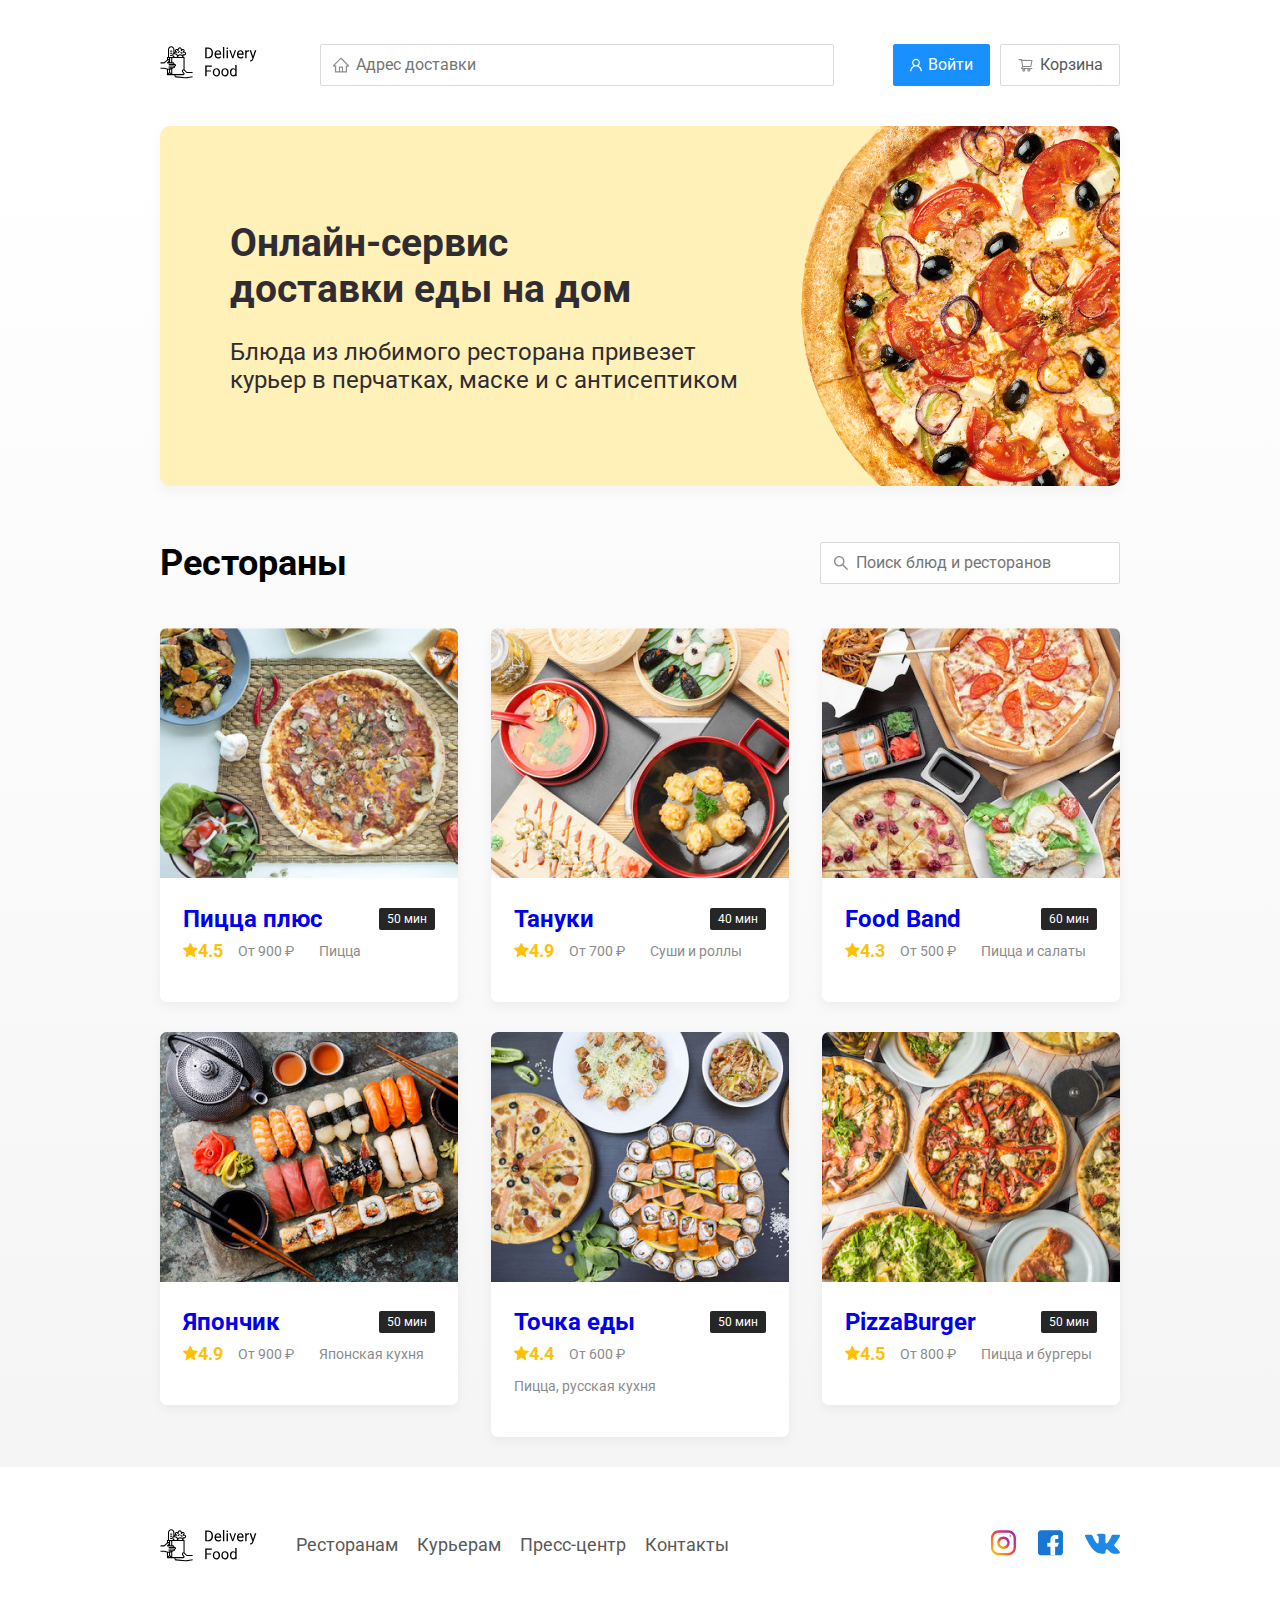
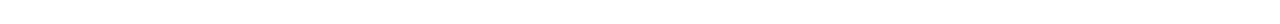
<file: index.html>
<!DOCTYPE html>
<html lang="ru">
<head>
  <meta charset="UTF-8"/>
  <meta name="viewport" ctontent="width=device-width, initial-scale=1.0" />
  <title>Delivery Food - доставка еды на дом</title>
  <link
   href="https://fonts.googleapis.com/css?family=Roboto:400,700&display=swap&subset=cyrillic" 
   rel="stylesheet"
   />
  <link rel="stylesheet" href="css\normalize.css" />
   <link rel="stylesheet" href="css/staly.css" />
</head>
<body>
<div class="container">
  <header class="header">
    <a href="index.html" class="logo">
      <img src="img/logo.svg" alt="Logo" />
    </a>
    <input type="text" class="input input-adress" placeholder="Адрес доставки"/>
    <div class="buttons">
      <!--Кнопки -->
      <button class="button button-primary">
      <img src="img/user.svg" alt="user" class="button-icon"/>
      <span class="button-text">Войти</span>
      </button>
      <button class="button">
        <img src="img\shopping-cart.svg" alt="shopping-cart" class="button-icon"/>
        <span class="button-text">Корзина</span>
      </button>
    </div>
  </header>
</div>
<!--/.container-->
<main class="main">
<div class="container">
  <section class="promo">
    <h1 class="promo-title">Онлайн-сервис <br/> доставки еды на дом</h1>
  <p class="promo-text">Блюда из любимого ресторана привезет курьер в перчатках, маске и с антисептиком</p>
  </section>
<section class="restaurants">
  <div class="section-heading">
<h2 class="section-title">Рестораны </h2>
<input type="text" class="input input-search" placeholder="Поиск блюд и ресторанов" />
  </div>
  <div class="cards">
    <a href="restaurant.html" class="card">
      <img src="img/image.jpg" alt="image" class="card-image" />
      <div class="card-text">
        <div class="card-heading">
          <h3 class="card-title">Пицца плюс</h3>
          <span class="card-tag tag">50 мин</span>
        </div>
        <!-- /.card-heading -->
        <div class="card-info">
          <div class="rating"><img src="img\rating.svg" alt="rating-star">4.5</div>
          <div class="price">От 900 ₽</div>
          <div class="category">Пицца</div>
        </div>
        <!-- /.card-info -->
      </div>
      <!-- /.card-text -->
    </a>
    <!-- /.card -->

    <a href="restaurant.html" class="card">
      <img src="img/tanuki.jpg" alt="tanuki" class="card-image" />
      <div class="card-text">
        <div class="card-heading">
          <h3 class="card-title">Тануки </h3>
          <span class="card-tag tag">40 мин</span>
        </div>
        <!-- /.card-heading -->
        <div class="card-info">
          <div class="rating"><img src="img\rating.svg" alt="rating-star">4.9</div>
          <div class="price">От 700 ₽</div>
          <div class="category">Суши и роллы</div>
        </div>
        <!-- /.card-info -->
      </div>
      <!-- /.card-text -->
    </a>
    <!-- /.card -->

    <a href="restaurant.html" class="card">
      <img src="img/foodband.jpg" alt="foodband" class="card-image" />
      <div class="card-text">
        <div class="card-heading">
          <h3 class="card-title">Food Band</h3>
          <span class="card-tag tag">60 мин</span>
        </div>
        <!-- /.card-heading -->
        <div class="card-info">
          <div class="rating"><img src="img\rating.svg" alt="rating-star">4.3</div>
          <div class="price">От 500 ₽</div>
          <div class="category">Пицца и салаты</div>
        </div>
        <!-- /.card-info -->
      </div>
      <!-- /.card-text -->
    </a>
    <!-- /.card -->

    <a href="restaurant.html" class="card">
      <img src="img/iponchik.jpg" alt="iponchik" class="card-image" />
      <div class="card-text">
        <div class="card-heading">
          <h3 class="card-title">Япончик</h3>
          <span class="card-tag tag">50 мин</span>
        </div>
        <!-- /.card-heading -->
        <div class="card-info">
          <div class="rating"><img src="img\rating.svg" alt="rating-star">4.9</div>
          <div class="price">От 900 ₽</div>
          <div class="category">Японская кухня</div>
        </div>
        <!-- /.card-info -->
      </div>
      <!-- /.card-text -->
    </a>
    <!-- /.card -->

    <a href="restaurant.html" class="card">
      <img src="img/tochkaedi.jpg" alt="tochkaedi" class="card-image" />
      <div class="card-text">
        <div class="card-heading">
          <h3 class="card-title">Точка еды</h3>
          <span class="card-tag tag">50 мин</span>
        </div>
        <!-- /.card-heading -->
        <div class="card-info">
          <div class="rating"><img src="img\rating.svg" alt="rating-star">4.4</div>
          <div class="price">От 600 ₽</div>
          <div class="category">Пицца, русская кухня</div>
        </div>
        <!-- /.card-info -->
      </div>
      <!-- /.card-text -->
    </a>
    <!-- /.card -->

    <a href="restaurant.html" class="card">
      <img src="img/pizzaburger.jpg" alt="pizzaburger" class="card-image" />
      <div class="card-text">
        <div class="card-heading">
          <h3 class="card-title">PizzaBurger</h3>
          <span class="card-tag tag">50 мин</span>
        </div>
        <!-- /.card-heading -->
        <div class="card-info">
          <div class="rating"><img src="img\rating.svg" alt="rating-star">4.5</div>
          <div class="price">От 800 ₽</div>
          <div class="category">Пицца и бургеры</div>
        </div>
        <!-- /.card-info -->
      </div>
      <!-- /.card-text -->
    </a>
    <!-- /.card -->
  </div>
  <!-- /.cards -->
</section>
</div>
<!-- /.container -->
</main>

<footer class="footer">
  <div class="container">
    <div class="footer-block">
      <img src="img/logo.svg" alt="logo" class="logo footer-logo"/>
      <nav class="footer-nav">
        <a href="#" class="footer-link">Ресторанам </a>
        <a href="#" class="footer-link">Курьерам </a>
        <a href="#" class="footer-link">Пресс-центр</a>
        <a href="#" class="footer-link">Контакты</a>
      </nav>
      <div class="social-links">
        <a href="#" class="social-link"><img src="img/instagram.svg" alt="instagram"></a>
        <a href="#" class="social-link"><img src="img/fb.svg" alt="facebook"></a>
        <a href="#" class="social-link"><img src="img/vk.svg" alt="vk"></a>
      </div>
      <!-- /.social-links -->
    </div>
    <!-- /.footer-block -->
  </div>
</footer>
</body>
</html>
</file>
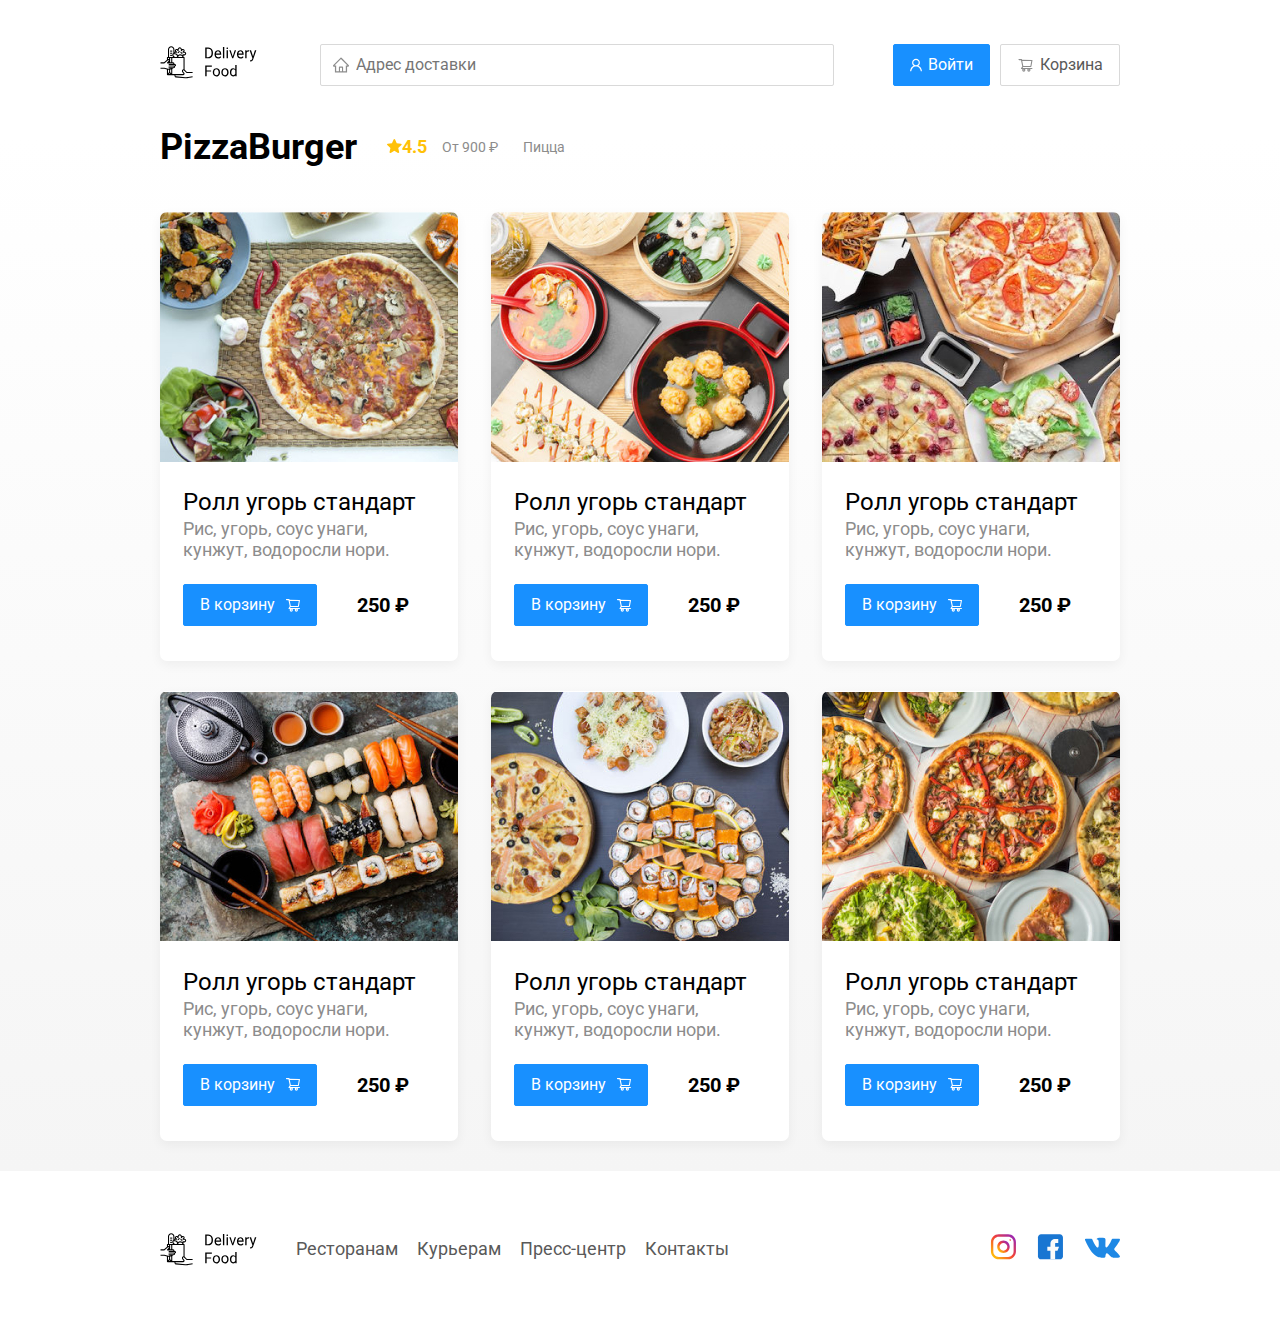
<file: restaurant.html>
<!DOCTYPE html>
<html lang="ru">
<head>
  <meta charset="UTF-8"/>
  <meta name="viewport" ctontent="width=device-width, initial-scale=1.0" />
  <title>PizzaBurger - доставка еды на дом</title>
  <link
   href="https://fonts.googleapis.com/css?family=Roboto:400,700&display=swap&subset=cyrillic" 
   rel="stylesheet"
   />
  <link rel="stylesheet" href="css\normalize.css" />
  <link rel="stylesheet" href="css\animate.css" />
   <link rel="stylesheet" href="css/staly.css" />
</head>
<body>
<div class="container">
  <header class="header">
    <a href="index.html" class="logo">
      <img src="img/logo.svg" alt="Logo" /> </a> 
    <input type="text" class="input input-adress" placeholder="Адрес доставки">
    <div class="buttons">
      <!--Кнопки -->
      <button class="button button-primary">
      <img src="img/user.svg" alt="user" class="button-icon"/>
      <span class="button-text">Войти</span>
      </button>
      <button class="button" id="card-button">
        <img src="img\shopping-cart.svg" alt="shopping-cart" class="button-icon"/>
        <span class="button-text">Корзина</span>
      </button>
    </div>
  </header>
</div>
<!--/.container-->
<main class="main">
<div class="container">
<section class="restaurants">
  <div class="section-heading">
<h2 class="section-title">PizzaBurger </h2>
<div class="card-info">
  <div class="rating"><img src="img\rating.svg" alt="rating-star">4.5</div>
  <div class="price">От 900 ₽</div>
  <div class="category">Пицца</div>
</div>
<!-- /.card-info -->  </div>
  <div class="cards">
    <div class="card  wow fadeInUp"data-wow-delay=0.2s>
      <img src="img/image.jpg" alt="image" class="card-image" />
      <div class="card-text">
        <div class="card-heading">
          <h3 class="card-title card-title-reg">Ролл угорь стандарт</h3>
        </div>
        <!-- /.card-heading -->
        <div class="card-info">
          <div class="ingredients">Рис, угорь, соус унаги, кунжут, водоросли нори.</div>
        </div>
        <!-- /.card-info -->
        <div class="card-buttons">
          <button class="button button-primary">
            <span class="button-card-text">В корзину</span>
            <img 
            src="img/shopping-cart-white.svg" 
            alt="shopping-cart" 
            class="button-card-image"
            />
          </button>
          <strong class="card-price-bold">250 ₽</strong>
        </div>
      </div>
      <!-- /.card-text -->
    </div>
    <!-- /.card -->

    <div class="card wow fadeInUp"data-wow-delay=0.4s>
      <img src="img/tanuki.jpg" alt="tanuki" class="card-image" />
      <div class="card-text">
        <div class="card-heading">
          <h3 class="card-title card-title-reg">Ролл угорь стандарт</h3>
        </div>
        <!-- /.card-heading -->
        <div class="card-info">
          <div class="ingredients">Рис, угорь, соус унаги, кунжут, водоросли нори.</div>
        </div>
        <!-- /.card-info -->
        <div class="card-buttons">
          <button class="button button-primary">
            <span class="button-card-text">В корзину</span>
            <img 
            src="img/shopping-cart-white.svg" 
            alt="shopping-cart" 
            class="button-card-image"
            />
          </button>
          <strong class="card-price-bold">250 ₽</strong>
        </div>
      </div>
      <!-- /.card-text -->
    </div>
    <!-- /.card -->

    <div class="card wow fadeInUp"data-wow-delay=0.6s>
      <img src="img/foodband.jpg" alt="foodband" class="card-image" />
      <div class="card-text">
        <div class="card-heading">
          <h3 class="card-title card-title-reg">Ролл угорь стандарт</h3>
        </div>
        <!-- /.card-heading -->
        <div class="card-info">
          <div class="ingredients">Рис, угорь, соус унаги, кунжут, водоросли нори.</div>
        </div>
        <!-- /.card-info -->
        <div class="card-buttons">
          <button class="button button-primary">
            <span class="button-card-text">В корзину</span>
            <img 
            src="img/shopping-cart-white.svg" 
            alt="shopping-cart" 
            class="button-card-image"
            />
          </button>
          <strong class="card-price-bold">250 ₽</strong>
        </div>
      </div>
      <!-- /.card-text -->
    </div>
    <!-- /.card -->

    <div class="card wow fadeInUp" data-wow-delay=0.2s>
      <img src="img/iponchik.jpg" alt="iponchik" class="card-image" />
      <div class="card-text">
        <div class="card-heading">
          <h3 class="card-title card-title-reg">Ролл угорь стандарт</h3>
        </div>
        <!-- /.card-heading -->
        <div class="card-info">
          <div class="ingredients">Рис, угорь, соус унаги, кунжут, водоросли нори.</div>
        </div>
        <!-- /.card-info -->
        <div class="card-buttons">
          <button class="button button-primary">
            <span class="button-card-text">В корзину</span>
            <img 
            src="img/shopping-cart-white.svg" 
            alt="shopping-cart" 
            class="button-card-image"
            />
          </button>
          <strong class="card-price-bold">250 ₽</strong>
        </div>
      </div>
      <!-- /.card-text -->
    </div>
    <!-- /.card -->

    <div class="card wow fadeInUp"data-wow-delay=0.4s>
      <img src="img/tochkaedi.jpg" alt="tochkaedi" class="card-image" />
      <div class="card-text">
        <div class="card-heading">
          <h3 class="card-title card-title-reg">Ролл угорь стандарт</h3>
        </div>
        <!-- /.card-heading -->
        <div class="card-info">
          <div class="ingredients">Рис, угорь, соус унаги, кунжут, водоросли нори.</div>
        </div>
        <!-- /.card-info -->
        <div class="card-buttons">
          <button class="button button-primary">
            <span class="button-card-text">В корзину</span>
            <img 
            src="img/shopping-cart-white.svg" 
            alt="shopping-cart" 
            class="button-card-image"
            />
          </button>
          <strong class="card-price-bold">250 ₽</strong>
        </div>
      </div>
      <!-- /.card-text -->
    </div>
    <!-- /.card -->

    <div class="card wow fadeInUp"data-wow-delay=0.6s>
      <img src="img/pizzaburger.jpg" alt="pizzaburger" class="card-image" />
      <div class="card-text">
        <div class="card-heading">
          <h3 class="card-title card-title-reg">Ролл угорь стандарт</h3>
        </div>
        <!-- /.card-heading -->
        <div class="card-info">
          <div class="ingredients">Рис, угорь, соус унаги, кунжут, водоросли нори.</div>
        </div>
        <!-- /.card-info -->
        <div class="card-buttons">
          <button class="button button-primary">
            <span class="button-card-text">В корзину</span>
            <img 
            src="img/shopping-cart-white.svg" 
            alt="shopping-cart" 
            class="button-card-image"
            />
          </button>
          <strong class="card-price-bold">250 ₽</strong>
        </div>
      </div>
      <!-- /.card-text -->
    </div>
    <!-- /.card -->
  </div>
  <!-- /.cards -->
</section>
</div>
<!-- /.container -->
</main>

<footer class="footer">
  <div class="container">
    <div class="footer-block">
      <img src="img/logo.svg" alt="logo" class="logo footer-logo"/>
      <nav class="footer-nav">
        <a href="#" class="footer-link">Ресторанам </a>
        <a href="#" class="footer-link">Курьерам </a>
        <a href="#" class="footer-link">Пресс-центр</a>
        <a href="#" class="footer-link">Контакты</a>
      </nav>
      <div class="social-links">
        <a href="#" class="social-link"><img src="img/instagram.svg" alt="instagram"></a>
        <a href="#" class="social-link"><img src="img/fb.svg" alt="facebook"></a>
        <a href="#" class="social-link"><img src="img/vk.svg" alt="vk"></a>
      </div>
      <!-- /.social-links -->
    </div>
    <!-- /.footer-block -->
  </div>
</footer>
<div class="modal">
  <div class="modal-dialog">
    <div class="modal-header">
      <h3 class="modal-title">Корзина</h3>
      <button class="close">&times;</button>
    </div>
    <!-- /.modal-header -->
    <div class="modal-body">
      <div class="food-row">
        <span class="food-name">Ролл угорь стандарт</span>
        <strong class="food-price">250 ₽</strong>
        <div class="food-counter">
          <button class="counter-button">-</button>
          <span class="counter">1</span>
          <button class="counter-button">+</button>
        </div>
      </div>
      <!-- /.foods-row -->
      <div class="food-row">
        <span class="food-name">Ролл угорь стандарт</span>
        <strong class="food-price">250 ₽</strong>
        <div class="food-counter">
          <button class="counter-button">-</button>
          <span class="counter">1</span>
          <button class="counter-button">+</button>
        </div>
      </div>
      <div class="food-row">
        <span class="food-name">Ролл угорь стандарт</span>
        <strong class="food-price">250 ₽</strong>
        <div class="food-counter">
          <button class="counter-button">-</button>
          <span class="counter">1</span>
          <button class="counter-button">+</button>
        </div>
      </div>
      <div class="food-row">
        <span class="food-name">Ролл угорь стандарт</span>
        <strong class="food-price">250 ₽</strong>
        <div class="food-counter">
          <button class="counter-button">-</button>
          <span class="counter">1</span>
          <button class="counter-button">+</button>
        </div>
      </div>
      <!-- /.foods-row -->
    </div>
    <!-- /.modal-body -->
    <div class="modal-footer">
      <span class="modal-pricetag">1250 ₽</span>
      <div class="footer-buttons">
        <button class="button button-primary">Оформить заказ</button>
        <button class="button">Отмена</button>
      </div>
    </div>
    <!-- /.modal-footer -->
  </div>
  <!-- /.modal-dialog -->
</div>
<script src="js/wow.min.js"></script>
<script src="js/main.js"></script>
</body>
</html>
</file>
<file: css/staly.css>
*{
box-sizing:border-box;
}
body {
font-family: 'Roboto', sans-serif;
padding-top: 44px;
}
.container {
border: 1px; 
max-width:  1200px;
margin: auto;
}
.header {
display: flex;
align-items: center;
justify-content: space-between;
margin-bottom: 40px;
}
.input {
background: #FFFFFF;
border: 1px solid #D9D9D9;
border-radius: 2px;
font-size: 16px;
line-height: 24px;
padding: 8px;
padding-left: 35px;
background-repeat: no-repeat;
background-position: left 11px center;
}
.input-adress {
flex: 0.8;
background-image: url(../img/home.svg);
}
.input-search {
background-image: url(../img/search.svg);
width: 300px;
margin-left: auto;
}
.buttons {
display: flex;
align-items: center;
}
.button {
display: flex;
align-items: center;
padding: 8px 16px;
background: #FFFFFF;
border: 1px solid #D9D9D9;
box-sizing: border-box;
box-shadow: 0px 0px 2px rgba(0, 0, 0, 0.0015);
border-radius: 2px;
color: #595959;
font-size: 16px;
line-height: 24px;
}
.button-primary {
background: #1890FF;
border: 1px solid #1890FF;
color: #fff;
margin-right: 10px;
}
.button-icon {
margin-right: 6px;
}
.button-card-text {
margin-right: 10px;
}
.promo {
box-shadow: 0px 7px 12px rgba(158, 158, 163, 0.1);
background: #FFF1B8 url(../img/promo-image.png) no-repeat top -100px right -247px / 924px;
border-radius: 10px;
padding: 68px 70px;
margin-bottom: 56px;
}
.promo-title {
font-style: normal;
font-weight: bold;
font-size: 39px;
line-height: 46px;
color: #302C34;

}
.promo-text {
font-style: normal;
font-weight: normal;
font-size: 24px;
line-height: 28px;
color: #302C34;
max-width: 538px;
}
.main {
  background: linear-gradient(180deg, rgba(245, 245, 245, 0) 1.04%, #F5F5F5 100%);
}
.section-heading {
display: flex;
align-items: center;
margin-bottom: 44px;
}
.section-title {
font-style: normal;
font-weight: bold;
font-size: 36px;
line-height: 42px;
margin: 0px;
color: #000000;
margin-right: 30px;
}
.cards {
display: flex;
align-items: flex-start;
justify-content: space-between;
flex-wrap: wrap;
}
.card {    
  background: #FFFFFF;
  box-shadow: 0px 4px 12px rgba(0, 0, 0, 0.05);
  border-radius: 7px;
  overflow: hidden;
  margin-bottom: 30px;
  flex-basis: 31%;
  text-decoration: none;
}
.card-image {
width: 384px;
height: 250px;
object-fit: cover;
}
.card-text {
padding-top: 20px;
padding-bottom: 35px;
padding-left: 23px;
padding-right: 23px;
}
.card-heading {
display: flex;
align-items: center;
justify-content: space-between;
}
.card-title {
margin: 0px;
font-style: normal;
font-weight: bold;
font-size: 24px;
line-height: 32px;
}
.card-title-reg {
  font-weight: 400;
}
.card-tag {
font-style: normal;
font-weight: normal;
font-size: 12px;
line-height: 20px;
color: #ffffff;
background: #262626;
border-radius: 2px;
padding: 1px 8px;
}
.card-info {
display: flex;
align-items: center;
flex-wrap: wrap;
}
.card-buttons {
  display: flex;
  align-items: center;
  margin-top: 24px;
}
.card-price-bold {
  font-weight:bold;
  font-size: 20px;
  line-height: 32px;
  margin-left: 30px;
}

.rating {
margin-right: 26px;
color: #FFC107;
font-style: normal;
font-weight: bold;
font-size: 18px;
line-height: 32px;
}
.price, .category {
color: #8C8C8C;
font-size: 18px;
line-height: 32px;
}
.price {
margin-right: 10px;
}
.ingredients {
color: #8C8C8C;
font-size: 18px;
line-height: 21px;
}
.category {
  text-overflow: ellipsis;
  overflow: hidden;
  white-space: nowrap;
  max-width: 150px;
}
.price:after {
content:"";
width: 5px;
height: 5px;
color: #8C8C8C;
display: inline-block;
vertical-align: middle;
border-radius:  50%;
margin-right: 10px;
}
.footer {
  padding: 60px 0px;
}
.footer-block {
  display: flex;
  align-items: center;
  justify-content: space-between;
}
.footer-nav {
  margin-left: 35px;
  margin-right: auto;
}
.footer-link {
  display: inline-block;
  color: #595959;
  font-style: normal;
  font-weight: normal;
  font-size: 18px;
  text-decoration: none;
}
.footer-link:not(:last-child) {
  margin-right: 15px;
}
.social-links {
  display: flex;
  align-items: center;
}
.social-link:not(:last-child) {
margin-right: 21px;
}  
.modal {
  position: fixed;
  left: 0;
  top: 0;
  width: 100%;
  height: 100%;
  background: rgba(0, 0, 0, 0.4);
  display: none;
}
.is-open {
  display: flex;
}
.modal-dialog {
max-width: 780px;
width: 95%;
background: #FFFFFF;
border-radius: 5px;
margin: auto;
padding: 40px 45px;
}
.modal-header {
  display: flex;
  align-items: center;
  justify-content: space-between;
  margin-bottom: 45px;
}
.modal-title {
  margin: 0;
  font-weight: bold;
font-size: 36px;
line-height: 42px;
}
.close {
  font-size: 36px;
  border: none;
  background-color: transparent;
}
.modal-body {
  margin-bottom: 52px;
}
.food-row {
  display: flex;
  align-items: flex-start;
  justify-content: space-between;
  padding-bottom: 8px;
  border-bottom: 1px solid #d9d9d9;
  margin-bottom: 15px;
}
.food-name {
  font-weight: normal;
  font-size: 18px;
  line-height: 32px;
}
.food-price {
  margin-left: auto;
  margin-right: 47px;
  font-weight: bold;
  font-size: 20px;
  line-height: 32px;
}
.food-counter {
  display: flex;
  align-items: center;
}
.counter-button {
  display: flex;
  align-items: center;
  justify-content: center;
  width: 39px;
  height: 32px;
  background: #FFFFFF;
  border: 1px solid #40A9FF;
  box-sizing: border-box;
  border-radius: 2px;
  font-size: 14px;
  line-height: 22px;
  color: #40A9FF;
}
.counter {
  font-size: 16px;
  line-height: 24px;
  margin-left: 10px;
  margin-right: 10px;
}
.modal-footer {
  display: flex;
  align-items: center;
  justify-content: space-between;
}
.footer-buttons {
  display: flex;
  align-items: center;
}
.modal-pricetag {
  background: #262626;
  border-radius: 5px;
  color: #FFFFFF;
  padding: 10px 20px;
  font-size: 20px;
  line-height: 23px;
}
@media (max-width: 1366px) {
  .container {
    max-width: 960px;
  }
  .promo {
    background-position: center right -300px;
    background-size: 750px;
  }
  .rating {
    margin-right: 15px;
  }
  .category,
  .price {
    font-size: 14px;
  }
}
@media (max-width: 992px) {
  .container {
    max-width: 750px;
  }
  .promo {
    padding: 50px;
    background-size: 500px;
    background-position: center right -200px;
  }
  .promo-text {
    font-size: 18px;
    max-width: 400px;
  }
  .card {
    flex-basis: 49%;
  }
  .footer-link {
    font-size: 16px;
  }
}
@media (max-width: 768px) {
  .container {
    max-width: 560px;
  }
  .card-info {
    flex-wrap: wrap;
  }
  .card-rating {
    flex-basis: 100%;
  }
  .card-title {
    font-size: 18px;
  }
  .promo {
    background-size: 400px;
    background-position: bottom 50px right -200px;
  }
  .promo-title {
    font-size: 24px;
    line-height: 1.4;
  }
  .promo-text {
    margin-top: 0px;
  }
}
@media (max-width: 578px) {
  .container {
    width: 90%;
  }
  .header {
    flex-wrap: wrap;
  }
  .input-adress {
    margin-top: 15px;
    order: 5;
    flex: 1;
  }
  .promo {
    background-image: none;
  }
  .promo-title {
    margin-bottom: 10px;
  }
  .section-title {
    font-size: 20px;
  }
  .card {
    flex-basis: 100%;
  }
  .card-image {
    width: 100%;
  }
  .footer {
    padding: 30px;
  }
  .footer-block {
    align-items: flex-start; 
  }
  .footer-nav {
    margin-left: 0;
    order: 0;
    display: flex;
    flex-direction: column;
    margin-right: 0;
  }
  .footer-logo {
    margin-right: 15px;
    order: 1;
  }
  .social-links {
    order: 2;
  }
}
@media (max-width: 480px) {
  .botton-text {
    display: none;
  }
  .button-icon {
    margin: 0;
  }
  .button {
    min-height: 40px;
  } 
  .promo {
    padding: 20px;
  }
  .section-heading {
    flex-wrap: wrap;
  }
  .footer-block {
    flex-wrap: wrap;
    flex-direction: column;
    align-items: center;
  }
.footer-logo {
  order: 0;
  margin-bottom: 20px;
}
.footer-nav {
  margin-bottom: 20px;
  text-align: center;
}
.footer-link:not(last-child) {
  margin-right: 0;
}
}
</file>
